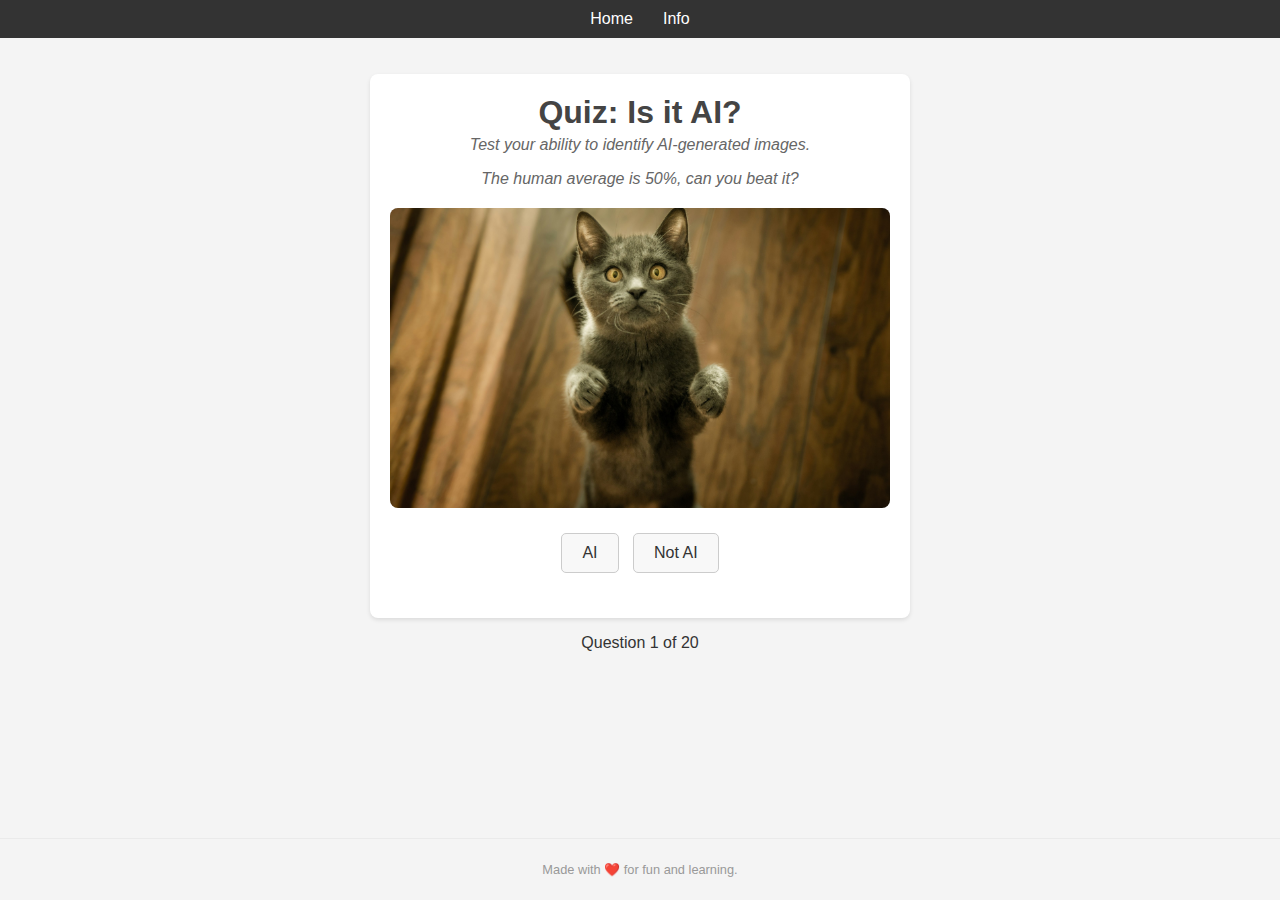
<file: index.html>
<!DOCTYPE html>
<html lang="en">
<head>
  <meta charset="UTF-8">
  <meta name="viewport" content="width=device-width, initial-scale=1.0">
  <title>AI Image Quiz</title>
  <link rel="stylesheet" href="index.css">
</head>
<body>
  <!-- Navigation Bar -->
  <nav class="navbar">
    <ul class="nav-list">
      <li><a href="index.html">Home</a></li>
      <li><a href="info.html">Info</a></li>
    </ul>
  </nav>

  <br><br>
  <div class="quiz-container" id="quiz-container">
    <header>
      <h1>Quiz: Is it AI?</h1>
      <p class="description">Test your ability to identify AI-generated images.</p>
      <p class="description">The human average is 50%, can you beat it?</p>
    </header>
    <div id="image-container">
      <img id="quiz-image" src="" alt="Quiz Image">
    </div>
    <div class="buttons">
      <button id="ai-button" class="quiz-button">AI</button>
      <button id="not-ai-button" class="quiz-button">Not AI</button>
    </div>
    <div id="feedback"></div>
    <button id="next-button" class="next-button" style="display: none;">Next</button>
  </div>

  <div class="progress-container">
    <p id="progress-indicator">Question 1 of 20</p>
  </div>

  <footer>
    <p>Made with ❤️ for fun and learning.</p>
  </footer>
</body>
</html>

<script>
  // Quiz Data Array
  const quizData = [
    { image: 'images//ai/ai_1.jpg', isAI: true },
    { image: 'images/ai/ai_2.jpg', isAI: true },
    { image: 'images/ai/ai_3.jpg', isAI: true },
    { image: 'images/ai/ai_4.jpg', isAI: true },
    { image: 'images/ai/ai_5.jpg', isAI: true },
    { image: 'images/ai/ai_6.jpg', isAI: true },
    { image: 'images/ai/ai_7.jpg', isAI: true },
    { image: 'images/ai/ai_8.jpg', isAI: true },
    { image: 'images/ai/ai_9.jpg', isAI: true },
    { image: 'images/ai/ai_10.jpg', isAI: true },

    { image: 'images/real/real_1.jpg', isAI: false },
    { image: 'images/real/real_2.jpg', isAI: false },
    { image: 'images/real/real_3.jpg', isAI: false },
    { image: 'images/real/real_4.jpg', isAI: false },
    { image: 'images/real/real_5.jpg', isAI: false },
    { image: 'images/real/real_6.jpg', isAI: false },
    { image: 'images/real/real_7.jpg', isAI: false },
    { image: 'images/real/real_8.jpg', isAI: false },
    { image: 'images/real/real_9.jpg', isAI: false },
    { image: 'images/real/real_10.jpg', isAI: false },
  ];

  shuffleArray(quizData);

  let currentQuestion = 0;
  let score = 0;
  const userResponses = []; // Track user's answers

  // DOM Elements
  const quizImage = document.getElementById('quiz-image');
  const aiButton = document.getElementById('ai-button');
  const notAiButton = document.getElementById('not-ai-button');
  const feedback = document.getElementById('feedback');

  // Load the first image
  loadImage();

  // Event Listeners
  aiButton.addEventListener('click', () => handleAnswer(true));
  notAiButton.addEventListener('click', () => handleAnswer(false));

  function loadImage() {
    const currentData = quizData[currentQuestion];
    quizImage.src = currentData.image;

    // Reset UI for the new question
    aiButton.disabled = false;
    notAiButton.disabled = false;

    // Clear previous button states
    aiButton.classList.remove('correct', 'incorrect');
    notAiButton.classList.remove('correct', 'incorrect');
    feedback.textContent = '';
    feedback.className = '';

    // Update progress indicator
    const progressIndicator = document.getElementById('progress-indicator');
    progressIndicator.textContent = `Question ${currentQuestion + 1} of ${quizData.length}`;
  }

  function handleAnswer(answer) {
    const correctAnswer = quizData[currentQuestion].isAI;

    // Record user response
    userResponses.push({
      question: currentQuestion + 1,
      image: quizData[currentQuestion].image,
      userAnswer: answer ? 'AI' : 'Not AI',
      correctAnswer: correctAnswer ? 'AI' : 'Not AI',
      isCorrect: answer === correctAnswer
    });

    // Update score silently
    if (answer === correctAnswer) {
      score++;
    }

    // Disable buttons for the current question
    aiButton.disabled = true;
    notAiButton.disabled = true;

    // Brief delay before loading the next question or showing the final score
    if (currentQuestion < quizData.length - 1) {
      currentQuestion++;
      loadImage();
    } else {
      showFinalScore();
    }
  }

  function showFinalScore() {
    // Hide the buttons and image container
    aiButton.style.display = 'none';
    notAiButton.style.display = 'none';
    const imageContainer = document.getElementById('image-container');
    imageContainer.style.display = 'none';

    // Calculate the percentage score
    const percentageScore = ((score / quizData.length) * 100).toFixed(2);

    // Create a results container
    const resultsContainer = document.createElement('div');
    resultsContainer.className = 'results-container';

    // Add the final score
    const scoreText = document.createElement('p');
    scoreText.textContent = `You scored ${score} out of ${quizData.length} (${percentageScore}%)`;
    scoreText.className = 'final-score';
    resultsContainer.appendChild(scoreText);

    // Create a table for results
    const resultsTable = document.createElement('table');
    resultsTable.className = 'results-table';

    // Add table header
    const tableHeader = `
      <thead>
        <tr>
          <th>Image</th>
          <th>Your Answer</th>
          <th>Correct Answer</th>
          <th>Result</th>
        </tr>
      </thead>`;
    resultsTable.innerHTML = tableHeader;

    // Add table body with user responses
    const tableBody = document.createElement('tbody');
    userResponses.forEach((response, index) => {
      const row = document.createElement('tr');

      const imageCell = document.createElement('td');
      const image = document.createElement('img');
      image.src = response.image;
      image.alt = `Image ${index + 1}`;
      image.className = 'result-image';
      imageCell.appendChild(image);

      const userAnswerCell = document.createElement('td');
      userAnswerCell.textContent = response.userAnswer;

      const correctAnswerCell = document.createElement('td');
      correctAnswerCell.textContent = response.correctAnswer;

      const resultCell = document.createElement('td');
      resultCell.textContent = response.isCorrect ? 'Correct' : 'Incorrect';
      resultCell.className = response.isCorrect ? 'correct-result' : 'incorrect-result';

      row.appendChild(imageCell);
      row.appendChild(userAnswerCell);
      row.appendChild(correctAnswerCell);
      row.appendChild(resultCell);
      tableBody.appendChild(row);
    });

    resultsTable.appendChild(tableBody);
    resultsContainer.appendChild(resultsTable);

    // Append the results container to the feedback element
    feedback.innerHTML = ''; // Clear previous content
    feedback.appendChild(resultsContainer);
    feedback.className = 'final-feedback';
  }

  // Utility function to shuffle an array
  function shuffleArray(array) {
    for (let i = array.length - 1; i > 0; i--) {
      const j = Math.floor(Math.random() * (i + 1));
      [array[i], array[j]] = [array[j], array[i]];
    }
  }
</script>

</body>
</html>
<!-- https://thesecatsdonotexist.com/ -->
<!-- https://thispersondoesnotexist.com/ -->
<!-- https://www.unrealperson.com/ -->
<!-- https://unsplash.com/ -->
</file>
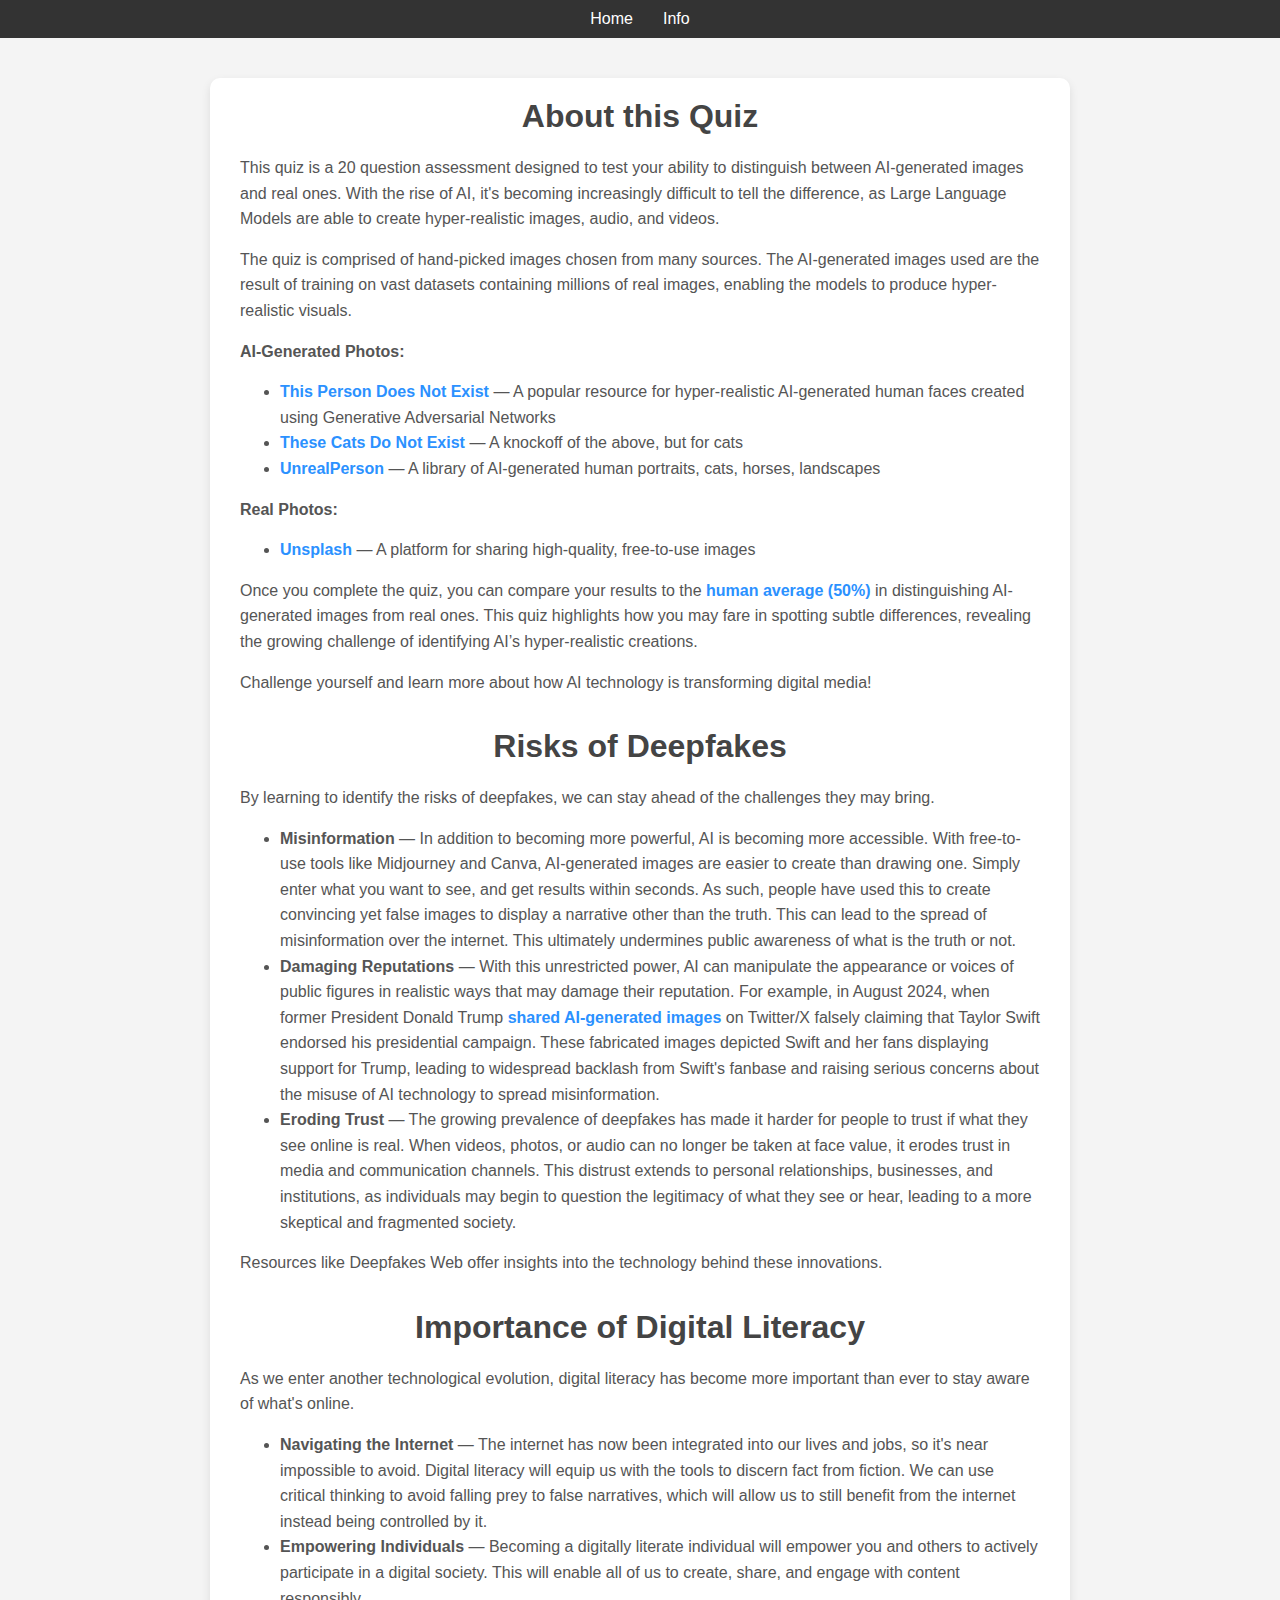
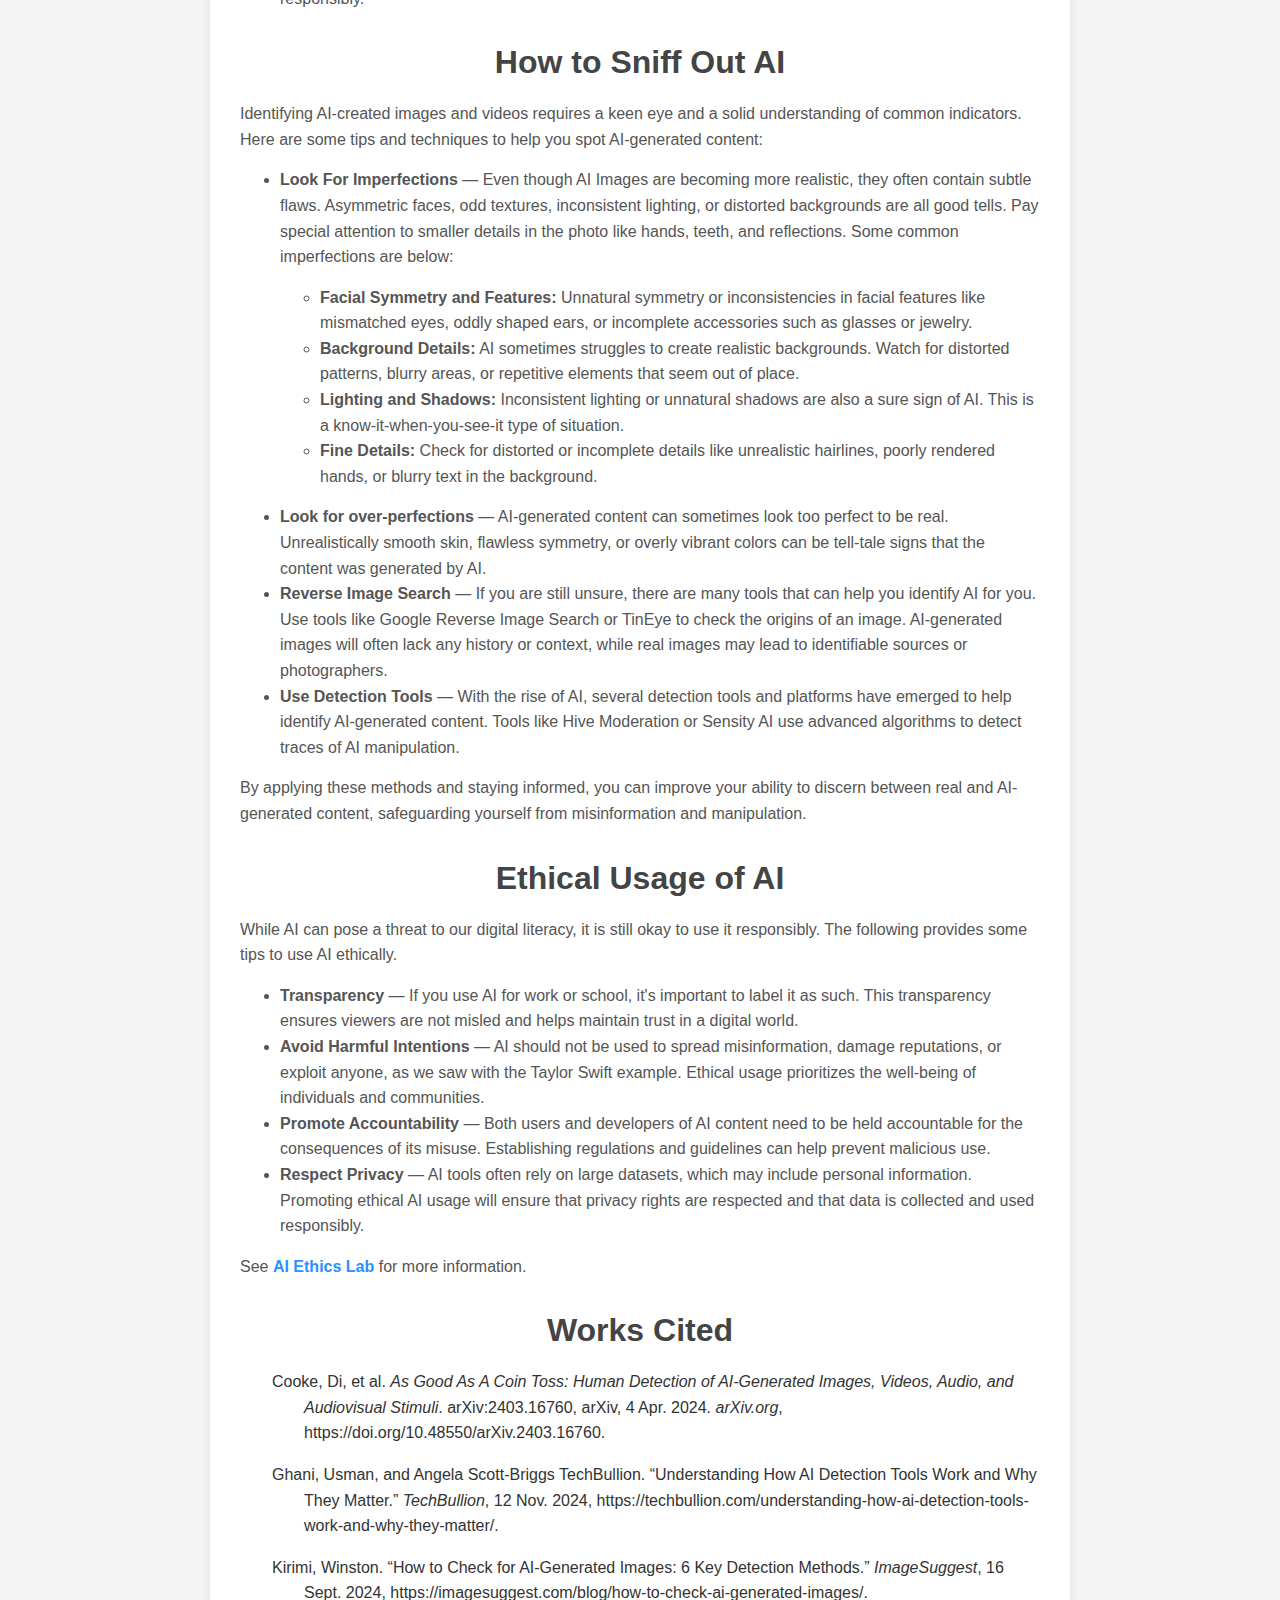
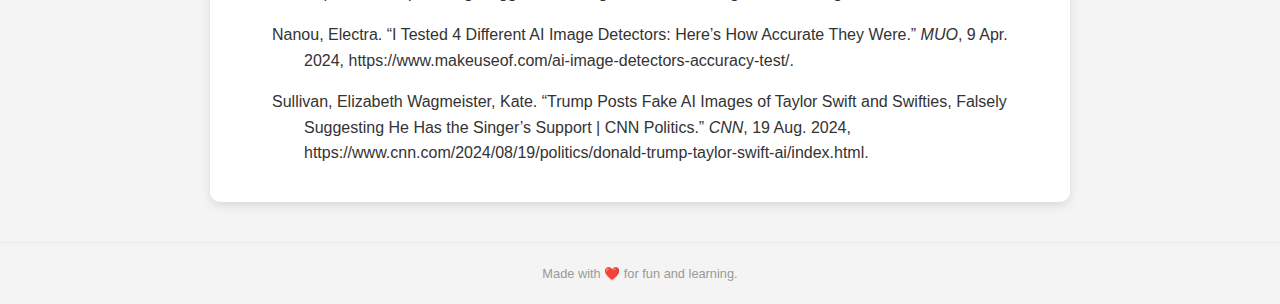
<file: info.html>
<!DOCTYPE html>
<html lang="en">
<head>
  <meta charset="UTF-8">
  <meta name="viewport" content="width=device-width, initial-scale=1.0">
  <title>About the AI Quiz</title>
  <link rel="stylesheet" href="index.css">
  <style>
        @media (max-width: 768px) {
      h1 {
        font-size: 1.6em;
      }

      .nav-list {
        flex-direction: row;
        align-items: center;
      }

      .info-container {
        padding: 0.5em;
      }

      .info-section {
        padding: 1em;
      }
    }

    @media (max-width: 480px) {
      body {
        font-size: 0.9em;
      }

      h1 {
        font-size: 1.4em;
      }
    }
  </style>
</head>
<body>
  <!-- Navigation Bar -->
  <nav class="navbar">
    <ul class="nav-list">
      <li><a href="index.html">Home</a></li>
      <li><a href="info.html">Info</a></li>
    </ul>
  </nav>

  <div class="info-container">
    <!-- About the Quiz Section -->
    <section class="info-section">
      <header>
        <h1>About this Quiz</h1>
      </header>
      <div class="content">
        <p>This quiz is a 20 question assessment designed to test your ability to distinguish between AI-generated images and real ones. With the rise of AI, it's becoming increasingly difficult to tell the difference, as Large Language Models are able to create hyper-realistic images, audio, and videos. </p>
        <p>The quiz is comprised of hand-picked images chosen from many sources. The AI-generated images used are the result of training on vast datasets containing millions of real images, enabling the models to produce hyper-realistic visuals.</p>
        <p><b>AI-Generated Photos:</b></p>
        <ul>
          <li><a href="https://thispersondoesnotexist.com/">This Person Does Not Exist</a> — A popular resource for hyper-realistic AI-generated human faces created using Generative Adversarial Networks</li>
          <li><a href="https://thesecatsdonotexist.com/">These Cats Do Not Exist</a> — A knockoff of the above, but for cats</li>
          <li><a href="https://www.unrealperson.com/">UnrealPerson</a> — A library of AI-generated human portraits, cats, horses, landscapes</li>
        </ul>
        <p><b>Real Photos:</b></p>
        <ul>
          <li><a href="https://unsplash.com/">Unsplash</a> — A platform for sharing high-quality, free-to-use images</li>
        </ul>
        <p>Once you complete the quiz, you can compare your results to the <a href="https://arxiv.org/abs/2403.16760">human average (50%)</a> in distinguishing AI-generated images from real ones. This quiz highlights how you may fare in spotting subtle differences, revealing the growing challenge of identifying AI’s hyper-realistic creations.</p>
        <p>Challenge yourself and learn more about how AI technology is transforming digital media!</p>
      </div>
    </section>

    <!-- Risks of Deepfakes Section -->
    <br>
    <section class="info-section">
      <header>
        <h1>Risks of Deepfakes</h1>
      </header>
      <div class="content">
        <p>By learning to identify the risks of deepfakes, we can stay ahead of the challenges they may bring.</p>
        <ul>
          <li><b>Misinformation</b> — In addition to becoming more powerful, AI is becoming more accessible. With free-to-use tools like Midjourney and Canva, AI-generated images are easier to create than drawing one. Simply enter what you want to see, and get results within seconds. As such, people have used this to create convincing yet false images to display a narrative other than the truth. This can lead to the spread of misinformation over the internet. This ultimately undermines public awareness of what is the truth or not.</li>
          <li><b>Damaging Reputations</b> — With this unrestricted power, AI can manipulate the appearance or voices of public figures in realistic ways that may damage their reputation. For example, in August 2024, when former President Donald Trump <a href="https://www.cnn.com/2024/08/19/politics/donald-trump-taylor-swift-ai/index.html">shared AI-generated images</a> on Twitter/X falsely claiming that Taylor Swift endorsed his presidential campaign. These fabricated images depicted Swift and her fans displaying support for Trump, leading to widespread backlash from Swift's fanbase and raising serious concerns about the misuse of AI technology to spread misinformation.</li>
          <li><b>Eroding Trust</b> — The growing prevalence of deepfakes has made it harder for people to trust if what they see online is real. When videos, photos, or audio can no longer be taken at face value, it erodes trust in media and communication channels. This distrust extends to personal relationships, businesses, and institutions, as individuals may begin to question the legitimacy of what they see or hear, leading to a more skeptical and fragmented society.</li>
        </ul>
        <p>Resources like Deepfakes Web offer insights into the technology behind these innovations.</p>
      </div>
    </section>

    <!-- Importance of Digital Literacy Section -->
    <br>
    <section class="info-section">
      <header>
        <h1>Importance of Digital Literacy</h1>
      </header>
      <div class="content">
        <p>As we enter another technological evolution, digital literacy has become more important than ever to stay aware of what's online.</p>
        <ul>
          <li><b>Navigating the Internet</b> — The internet has now been integrated into our lives and jobs, so it's near impossible to avoid. Digital literacy will equip us with the tools to discern fact from fiction. We can use critical thinking to avoid falling prey to false narratives, which will allow us to still benefit from the internet instead being controlled by it.</li>
          <li><b>Empowering Individuals</b> — Becoming a digitally literate individual will empower you and others to actively participate in a digital society. This will enable all of us to create, share, and engage with content responsibly.</li>
        </ul>
      </div>
    </section>

    <!-- How to Sniff Out AI Section -->
    <br>
    <section class="info-section">
        <header>
          <h1>How to Sniff Out AI</h1>
        </header>
        <div class="content">
          <p>Identifying AI-created images and videos requires a keen eye and a solid understanding of common indicators. Here are some tips and techniques to help you spot AI-generated content:</p>
          
          <ul>
            <li>
              <b>Look For Imperfections</b> — Even though AI Images are becoming more realistic, they often contain subtle flaws. Asymmetric faces, odd textures, inconsistent lighting, or distorted backgrounds are all good tells. Pay special attention to smaller details in the photo like hands, teeth, and reflections. Some common imperfections are below:
              <ul>
                <li><b>Facial Symmetry and Features:</b> Unnatural symmetry or inconsistencies in facial features like mismatched eyes, oddly shaped ears, or incomplete accessories such as glasses or jewelry.</li>
                <li><b>Background Details:</b> AI sometimes struggles to create realistic backgrounds. Watch for distorted patterns, blurry areas, or repetitive elements that seem out of place.</li>
                <li><b>Lighting and Shadows:</b> Inconsistent lighting or unnatural shadows are also a sure sign of AI. This is a know-it-when-you-see-it type of situation. </li>
                <li><b>Fine Details:</b> Check for distorted or incomplete details like unrealistic hairlines, poorly rendered hands, or blurry text in the background.</li>
              </ul>
            </li>
            <li><b>Look for over-perfections</b> — AI-generated content can sometimes look too perfect to be real. Unrealistically smooth skin, flawless symmetry, or overly vibrant colors can be tell-tale signs that the content was generated by AI.</li>
            <li><b>Reverse Image Search</b> — If you are still unsure, there are many tools that can help you identify AI for you. Use tools like Google Reverse Image Search or TinEye to check the origins of an image. AI-generated images will often lack any history or context, while real images may lead to identifiable sources or photographers.</li>
            <li><b>Use Detection Tools</b> — With the rise of AI, several detection tools and platforms have emerged to help identify AI-generated content. Tools like Hive Moderation or Sensity AI use advanced algorithms to detect traces of AI manipulation.</li>
          </ul>

          <p>By applying these methods and staying informed, you can improve your ability to discern between real and AI-generated content, safeguarding yourself from misinformation and manipulation.</p>
        </div>
      </section>

    <!-- Ethical Usage of AI -->
    <br>
    <section class="info-section">
        <header>
          <h1>Ethical Usage of AI</h1>
        </header>
        <div class="content">
          <p>While AI can pose a threat to our digital literacy, it is still okay to use it responsibly. The following provides some tips to use AI ethically. </p>
          <ul>
            <li><b>Transparency</b> — If you use AI for work or school, it's important to label it as such. This transparency ensures viewers are not misled and helps maintain trust in a digital world.</li>
            <li><b>Avoid Harmful Intentions</b> — AI should not be used to spread misinformation, damage reputations, or exploit anyone, as we saw with the Taylor Swift example. Ethical usage prioritizes the well-being of individuals and communities.</li>
            <li><b>Promote Accountability</b> — Both users and developers of AI content need to be held accountable for the consequences of its misuse. Establishing regulations and guidelines can help prevent malicious use.</li>
            <li><b>Respect Privacy</b> — AI tools often rely on large datasets, which may include personal information. Promoting ethical AI usage will ensure that privacy rights are respected and that data is collected and used responsibly.</li>
          </ul>
          <p>See <a href="https://aiethicslab.com/">AI Ethics Lab</a> for more information.</p>
        </div>
      </section>

    <!-- Works Cited -->
    <br>
    <section class="info-section">
        <header>
          <h1>Works Cited</h1>
        </header>
        <div class="content">
          <div class="csl-bib-body" style="line-height: 2; margin-left: 2em; text-indent:-2em;">
            <div class="csl-entry">Cooke, Di, et al. <i>As Good As A Coin Toss: Human Detection of AI-Generated Images, Videos, Audio, and Audiovisual Stimuli</i>. arXiv:2403.16760, arXiv, 4 Apr. 2024. <i>arXiv.org</i>, https://doi.org/10.48550/arXiv.2403.16760.</div>
            <div class="csl-entry">Ghani, Usman, and Angela Scott-Briggs TechBullion. “Understanding How AI Detection Tools Work and Why They Matter.” <i>TechBullion</i>, 12 Nov. 2024, https://techbullion.com/understanding-how-ai-detection-tools-work-and-why-they-matter/.</div>
            <div class="csl-entry">Kirimi, Winston. “How to Check for AI-Generated Images: 6 Key Detection Methods.” <i>ImageSuggest</i>, 16 Sept. 2024, https://imagesuggest.com/blog/how-to-check-ai-generated-images/.</div>
            <div class="csl-entry">Nanou, Electra. “I Tested 4 Different AI Image Detectors: Here’s How Accurate They Were.” <i>MUO</i>, 9 Apr. 2024, https://www.makeuseof.com/ai-image-detectors-accuracy-test/.</div>
            <div class="csl-entry">Sullivan, Elizabeth Wagmeister, Kate. “Trump Posts Fake AI Images of Taylor Swift and Swifties, Falsely Suggesting He Has the Singer’s Support | CNN Politics.” <i>CNN</i>, 19 Aug. 2024, https://www.cnn.com/2024/08/19/politics/donald-trump-taylor-swift-ai/index.html.</div>
          </div>
        </div>
      </section>
  </div>

  <footer>
    <p>Made with ❤️ for fun and learning.</p>
  </footer>
</body>
</html>
</file>
<file: index.css>
/* General Body Styling */
body {
    font-family: Arial, sans-serif;
    background-color: #f4f4f4;
    color: #333;
    margin: 0;
    padding: 0;
    display: flex;
    flex-direction: column;
    align-items: center;
    min-height: 100vh;
  }
  
  /* Header Section */
  header {
    text-align: center;
    margin-bottom: 20px;
  }
  
  h1 {
    font-size: 2rem;
    margin: 0;
    color: #444;
  }
  
  .description {
    font-size: 1rem;
    color: #666;
    margin-top: 5px;
    font-style: italic;
  }
  
  /* Quiz Container */
  .quiz-container {
    background: #fff;
    padding: 20px;
    border-radius: 8px;
    box-shadow: 0 2px 4px rgba(0, 0, 0, 0.1);
    text-align: center;
    width: 90%;
    max-width: 500px;
  }
  
  /* Image Styling */
  #image-container {
    margin-bottom: 20px;
    display: flex;
    justify-content: center;
    align-items: center;
    height: 300px;
    background: #eaeaea;
    border-radius: 8px;
    overflow: hidden;
    box-shadow: inset 0 1px 2px rgba(0, 0, 0, 0.1);
  }
  
  #quiz-image {
    max-width: 100%;
    height: auto;
    object-fit: contain;
  }
  
  /* Buttons Styling */
  .buttons {
    margin-bottom: 20px;
  }
  
  .quiz-button {
    padding: 10px 20px;
    margin: 5px;
    font-size: 16px;
    border: 1px solid #ccc;
    border-radius: 5px;
    cursor: pointer;
    background-color: #f8f8f8;
    color: #333;
    transition: transform 0.2s, box-shadow 0.2s, background-color 0.2s;
  }
  
  .quiz-button:hover {
    transform: translateY(-1px);
    box-shadow: 0 2px 4px rgba(0, 0, 0, 0.15);
    background-color: #eaeaea;
  }
  
  .quiz-button:disabled {
    opacity: 0.6;
    cursor: not-allowed;
  }
  
  .next-button {
    padding: 10px 20px;
    font-size: 16px;
    border: 1px solid #ccc;
    border-radius: 5px;
    cursor: pointer;
    background-color: #f0f0f0;
    color: #333;
    display: block;
    margin: 10px auto 0;
  }
  
  .next-button:hover {
    transform: translateY(-1px);
    box-shadow: 0 2px 4px rgba(0, 0, 0, 0.15);
    background-color: #e0e0e0;
  }
  
  /* Feedback Styling */
  #feedback {
    margin-top: 20px;
    font-size: 18px;
    font-weight: bold;
    color: #333; /* Neutral text color */
    background-color: transparent; /* No background when asking */
    border: none;
    padding: 0;
    border-radius: 0;
    text-align: center;
  }
  
  #feedback.final-score {
    color: #444;
    background-color: #f9f9f9;
    border: 1px solid #ccc;
    padding: 20px;
    border-radius: 5px;
  }
  
  /* Footer */
  footer {
    margin-top: auto;
    padding: 10px 0;
    text-align: center;
    color: #999;
    font-size: 0.8rem;
    border-top: 1px solid #eaeaea;
    width: 100%;
  }

  .results-container {
    margin-top: 20px;
  }
  
  .result-item {
    display: flex;
    align-items: center;
    margin-bottom: 10px;
  }
  
  .result-image {
    max-width: 150px; /* Adjust as needed */
    max-height: 150px; /* Adjust as needed */
    object-fit: contain; /* Ensures images are scaled proportionally */
    margin-right: 10px;
    border: 1px solid #ccc;
    border-radius: 4px;
  }
  
  .answer-text {
    font-size: 16px;
  }
  
  .final-feedback {
    text-align: center;
  }
  
  .final-score {
    font-size: 20px;
    font-weight: bold;
    margin-bottom: 20px;
  }


  /* Navigation Bar Styling */
.navbar {
    background-color: #333;
    padding: 10px 20px;
    position: sticky;
    top: 0;
    z-index: 1000;
    width: 100%;
  }
  
  .nav-list {
    list-style: none;
    margin: 0;
    padding: 0;
    display: flex;
    justify-content: center;
    align-items: center;
  }
  
  .nav-list li {
    margin: 0 15px;
  }
  
  .nav-list a {
    text-decoration: none;
    color: white;
    font-size: 16px;
    transition: color 0.3s;
  }
  
  .nav-list a:hover {
    color: #2b91ff;
  }

  .info-container {
    background-color: #fff;
    border-radius: 10px;
    box-shadow: 0 4px 10px rgba(0, 0, 0, 0.1);
    max-width: 800px;
    margin: 40px auto;
    padding: 20px 30px;
    text-align: center;
  }


  .content p {
    font-size: 1rem;
    line-height: 1.6;
    margin: 15px 0;
    color: #555;
    text-align: left;
  }

  .content ul {
    font-size: 1rem;
    line-height: 1.6;
    margin: 15px 0;
    color: #555;
    text-align: left;
  }
  
  .content a {
    color: #2b91ff;
    text-decoration: none;
    font-weight: bold;
  }
  
  .content a:hover {
    text-decoration: underline;
  }

  .results-container {
    margin-top: 20px;
    text-align: center;
  }

  .final-score {
    font-size: 1.5rem;
    margin-bottom: 20px;
  }

  .results-table {
    width: 100%;
    border-collapse: collapse;
    margin: 0 auto;
    font-size: 1rem;
  }

  .results-table thead tr {
    background-color: #f4f4f4;
  }

  .results-table th,
  .results-table td {
    border: 1px solid #ddd;
    padding: 8px;
    text-align: center;
  }

  .results-table th {
    font-weight: bold;
  }

  .result-image {
    max-width: 100px;
    height: auto;
    display: block;
    margin: 0 auto;
  }

  .correct-result {
    color: green;
    font-weight: bold;
  }

  .incorrect-result {
    color: red;
    font-weight: bold;
  }

  /* citation */

  .csl-bib-body {
    margin-left: 2em;
  }

  .csl-entry {
    text-indent: -2em;
    margin-left: 2em;
    margin-bottom: 1em;
    line-height: 1.6;
  }

  .csl-entry i {
    font-style: italic;
  }

  .csl-entry a {
    color: #0056b3;
    text-decoration: none;
  }

  .csl-entry a:hover {
    text-decoration: underline;
  }

  .content {
    text-align: left;
  }
</file>
